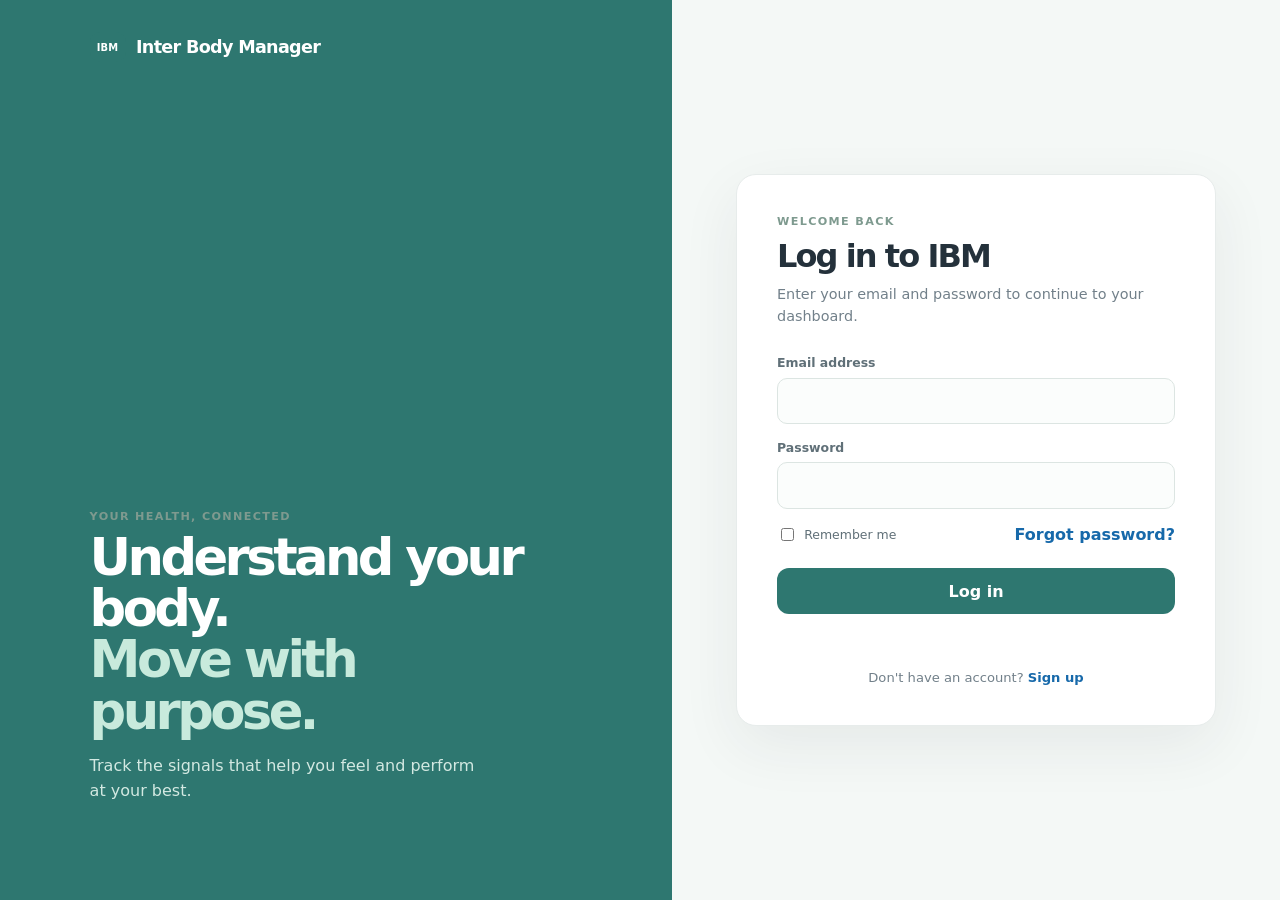
<file: index.html>
<!DOCTYPE html>
<html lang="en-GB">
    <head>
        <meta charset="UTF-8">
        <meta name="viewport" content="width=device-width, initial-scale=1.0">
        <link rel="stylesheet" href="styles.css">
        <script src="auth.js"></script>
        <script>requireAuthentication();</script>
        <title>Inter Body Manager (IBM) Dashboard</title>
    </head>
    <body>
        
        <div class="page-layout">
            <!-- main navigation bar on the top of the page -->
            <nav class="navbar">
            <div class="container-fluid">
                <div class="brand-navigation">
                    <button class="menu-toggle" id="menu-toggle" type="button" aria-controls="site-navigation" aria-expanded="false" aria-label="Open navigation menu">
                        <span></span><span></span><span></span>
                    </button>
                    <a class="navbar-brand" href="index.html" aria-label="Inter Body Manager home">
                        <span class="brand-mark">IBM</span>
                        <span>Inter Body Manager</span>
                    </a>
                </div>
                <ul class="navbar-nav" id="site-navigation">
                    <li class="nav-item">
                        <a class="nav-link active" aria-current="page" href="index.html">Dashboard</a>
                    </li>
                    <li class="nav-item">
                        <a class="nav-link" href="#">Profile</a>
                    </li>
                    <li class="nav-item">
                        <a class="nav-link" href="#">Journal</a>
                    </li>
                    <li class="nav-item">
                        <a class="nav-link" href="#">Settings</a>
                    </li>
                    <li class="nav-item">
                        <a class="nav-link" id="logout-link" href="login.html">Logout</a>
                    </li>
                </ul>
            </div>
            </nav>

        <main>
            <section class="dashboard-shell" aria-labelledby="welcome-heading">
                <header class="welcome-bar">
                    <div>
                        <p class="eyebrow">Saturday, 17 October 2026</p>
                        <h1 id="welcome-heading">Welcome back, <span id="welcome-name">there</span></h1>
                        <p class="welcome-copy">Small steps today, stronger you tomorrow.</p>
                    </div>
                    <button class="add-data-button" id="open-data-dialog" type="button">
                        <span class="plus-icon" aria-hidden="true">+</span>
                        <span>Add data</span>
                    </button>
                </header>

                <div class="dashboard-sections">
                    <section class="dashboard-section fitness-section" aria-labelledby="fitness-heading">
                        <div class="section-heading">
                            <div>
                                <p class="section-kicker">Move well</p>
                                <h2 id="fitness-heading">Fitness</h2>
                            </div>
                            <a class="section-link" href="#">View details <span aria-hidden="true">↗</span></a>
                        </div>
                        <div class="fitness-grid">
                            <article class="stat-card activity-card" data-metric-card="steps">
                                <div class="card-title-row">
                                    <span class="card-icon activity-icon" aria-hidden="true">↗</span>
                                    <span>Step Count</span>
                                </div>
                                <strong id="steps-value">6,842</strong>
                                <span class="stat-unit">steps</span>
                                <div class="progress-track"><span id="activity-progress" class="progress-fill activity-fill"></span></div>
                                <p><span id="steps-percent">68</span>% of your daily goal</p>
                            </article>
                                <article class="stat-card distance-card" data-metric-card="distance">
                                <div class="card-title-row">
                                        <span class="card-icon sleep-icon" aria-hidden="true">↔</span>
                                        <span>Distance</span>
                                </div>
                                    <strong id="distance-value">4.8</strong>
                                    <span class="stat-unit">kilometres</span>
                                    <div class="progress-track"><span id="distance-progress" class="progress-fill distance-fill"></span></div>
                                    <p><span id="distance-percent">80</span>% of your daily goal</p>
                            </article>
                                <article class="stat-card active-card" data-metric-card="veryActive">
                                <div class="card-title-row">
                                        <span class="card-icon heart-icon" aria-hidden="true">⚡</span>
                                        <span>Very Active Minutes</span>
                                </div>
                                    <strong id="very-active-value">34</strong>
                                    <span class="stat-unit">minutes</span>
                                    <div class="progress-track"><span id="active-progress" class="progress-fill active-fill"></span></div>
                                    <p>Strong pace today</p>
                            </article>
                                <article class="stat-card light-card" data-metric-card="lightActive">
                                    <div class="card-title-row">
                                        <span class="card-icon activity-icon" aria-hidden="true">☀</span>
                                        <span>Light Active Minutes</span>
                                    </div>
                                    <strong id="light-active-value">86</strong>
                                    <span class="stat-unit">minutes</span>
                                    <div class="progress-track"><span id="light-progress" class="progress-fill light-fill"></span></div>
                                    <p>Keep moving consistently</p>
                                </article>
                                <article class="stat-card sedentary-card" data-metric-card="sedentary">
                                    <div class="card-title-row">
                                        <span class="card-icon macro-icon" aria-hidden="true">◷</span>
                                        <span>Sedentary Minutes</span>
                                    </div>
                                    <strong id="sedentary-value">312</strong>
                                    <span class="stat-unit">minutes</span>
                                    <div class="progress-track"><span id="sedentary-progress" class="progress-fill sedentary-fill"></span></div>
                                    <p>Try a short movement break</p>
                                </article>
                        </div>
                        <div class="check-day">
    <button class="add-data-button" id="check-day-button" type="button">
        <span class="plus-icon" aria-hidden="true">✓</span>
        <span>Check my day</span>
    </button>
    <p class="check-result" id="check-day-result" aria-live="polite"></p>
    <div class="check-explain" id="check-day-explain" aria-live="polite"></div>
</div>
                    </section>

                    <section class="dashboard-section nutrition-section" aria-labelledby="nutrition-heading">
                        <div class="section-heading">
                            <div>
                                <p class="section-kicker">Fuel your day</p>
                                <h2 id="nutrition-heading">Nutrition</h2>
                            </div>
                            <a class="section-link" href="#">Food journal <span aria-hidden="true">↗</span></a>
                        </div>
                        <div class="nutrition-grid">
                            <article class="calorie-card" data-metric-card="calories">
                                <div class="card-title-row"><span class="card-icon flame-icon" aria-hidden="true">♨</span><span>Calories</span></div>
                                <div class="calorie-number"><strong id="calories-value">1,486</strong><span>/ 2,200 kcal</span></div>
                                <div class="progress-track calorie-track"><span id="calorie-progress" class="progress-fill calorie-fill"></span></div>
                                <p><strong id="calories-remaining">714 kcal</strong> <span id="calories-remaining-label">remaining today</span></p>
                            </article>
                            <article class="macro-card" data-metric-card="macros">
                                <div class="card-title-row"><span class="card-icon macro-icon" aria-hidden="true">◒</span><span>Macros</span><span class="macro-caption">Daily total</span></div>
                                <div class="macro-row"><span class="macro-label protein-label">Protein</span><span id="protein-value">84 / 140g</span><div class="progress-track"><span id="protein-progress" class="progress-fill protein-fill"></span></div></div>
                                <div class="macro-row"><span class="macro-label carbs-label">Carbs</span><span id="carbs-value">156 / 220g</span><div class="progress-track"><span id="carbs-progress" class="progress-fill carbs-fill"></span></div></div>
                                <div class="macro-row"><span class="macro-label fat-label">Fat</span><span id="fat-value">42 / 60g</span><div class="progress-track"><span id="fat-progress" class="progress-fill fat-fill"></span></div></div>
                            </article>
                        </div>
                    </section>
                </div>
            </section>

            <dialog class="data-dialog" id="data-dialog" aria-labelledby="dialog-title">
                <div class="dialog-header">
                    <div><p class="section-kicker">Keep your streak going</p><h2 id="dialog-title">Add data</h2></div>
                    <button class="dialog-close" id="close-data-dialog" type="button" aria-label="Close dialog">×</button>
                </div>
                <form id="data-form">
                    <label for="data-category">What would you like to add?</label>
                    <select id="data-category" name="category">
                        <option value="steps">Step count</option>
                        <option value="distance">Distance</option>
                        <option value="veryActive">Very active minutes</option>
                        <option value="lightActive">Light active minutes</option>
                        <option value="sedentary">Sedentary minutes</option>
                        <option value="calories">Calories consumed</option>
                        <option value="protein">Protein</option>
                        <option value="carbs">Carbohydrates</option>
                        <option value="fat">Fat</option>
                    </select>
                    <label for="data-value" id="value-label">Calories</label>
                    <div class="input-with-unit"><input id="data-value" name="value" type="number" min="0" step="any" placeholder="e.g. 520" required><span id="value-unit">kcal</span></div>
                    <label for="data-note">Note <span>(optional)</span></label>
                    <input id="data-note" name="note" type="text" placeholder="Add a little context">
                    <button class="save-button" type="submit">Save entry</button>
                </form>
            </dialog>
        </main>

        <!-- footer will appear on all pages of the website, it will contain an about and contact section -->
        <footer class="footer-container">
            <div class="footer">
                <div class="footer-heading footer-1">
                <h4>About Us</h4>
                <a href="#">Terms of Service</a>
                <a href="#">Privacy Policy</a>
                <a href="#">FAQ</a>
                <a href="#">Cookie Policy</a>
                </div>
                <div class="footer-heading footer-2">
                <h4>Contact Us</h4>
                <a href="#">dhruvashah101@gmail.com</a>
                <a href="#">123-456-7890</a>
                </div>
                <div class="footer-heading footer-3">
                <h4>Social Media</h4>
                <a href="https://www.facebook.com/IBM/">Facebook</a>
                <a href="https://x.com/ibmnews">X (Twitter)</a>
                <a href="https://www.instagram.com/ibm/?hl=en">Instagram</a>
                </div>
            </div>
        </footer>
    </body>
    <script src="main.js"></script>
</html>
</file>
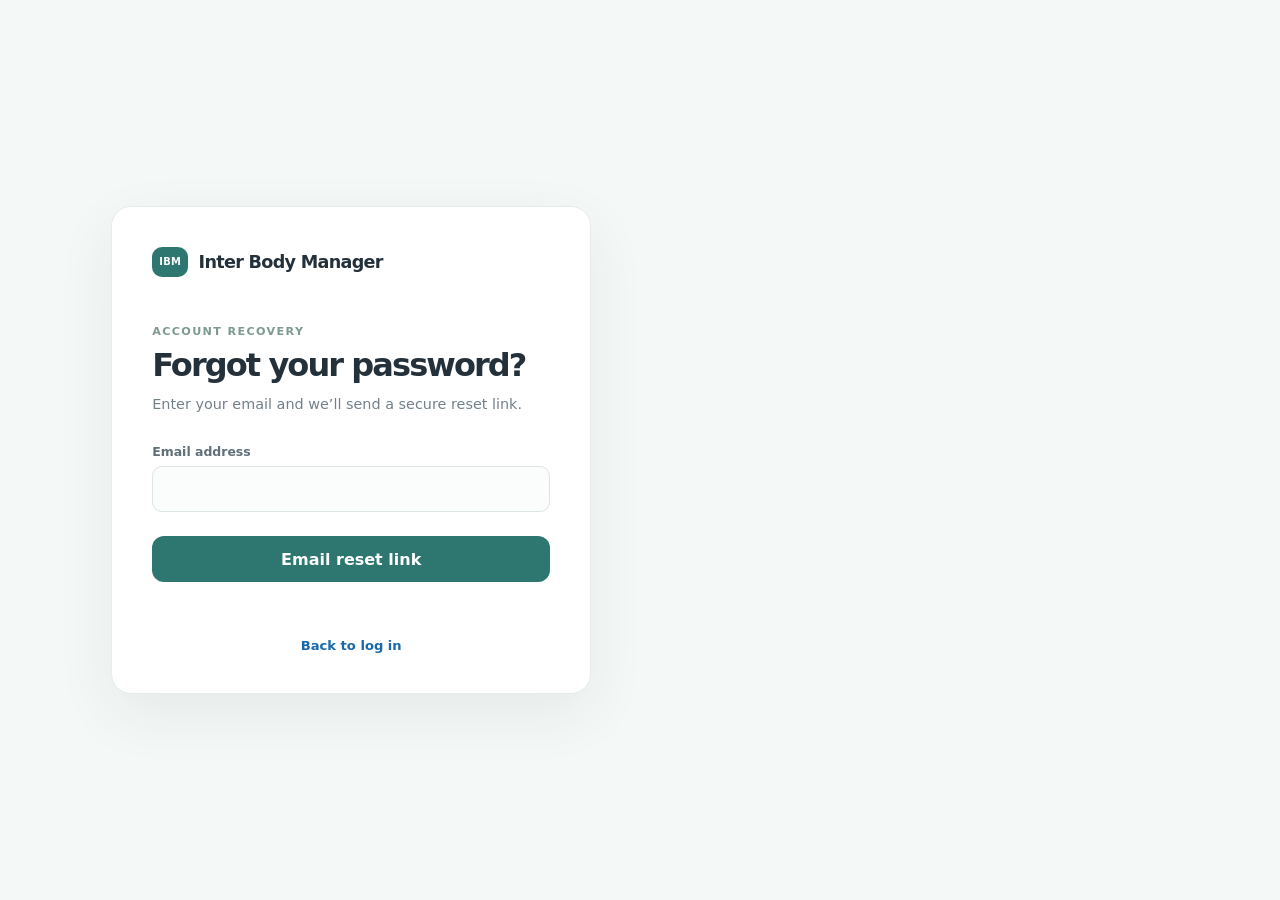
<file: forgot-password.html>
<!DOCTYPE html>
<html lang="en-GB">
<head>
    <meta charset="UTF-8">
    <meta name="viewport" content="width=device-width, initial-scale=1.0">
    <link rel="stylesheet" href="styles.css">
    <script src="auth.js" defer></script>
    <title>Forgot password | Inter Body Manager</title>
</head>
<body class="auth-page">
    <main class="auth-layout auth-layout-centered">
        <section class="auth-card">
            <a class="auth-brand auth-brand-dark" href="login.html"><span class="brand-mark">IBM</span><span>Inter Body Manager</span></a>
            <p class="section-kicker">Account recovery</p><h2>Forgot your password?</h2><p class="auth-subtitle">Enter your email and we’ll send a secure reset link.</p>
            <form id="forgot-form" class="auth-form">
                <label for="forgot-email">Email address</label><input id="forgot-email" name="email" type="email" autocomplete="email" required>
                <button class="save-button" type="submit">Email reset link</button><p class="form-message" role="status"></p>
            </form>
            <p class="auth-switch"><a href="login.html">Back to log in</a></p>
        </section>
    </main>
</body>
</html>
</file>
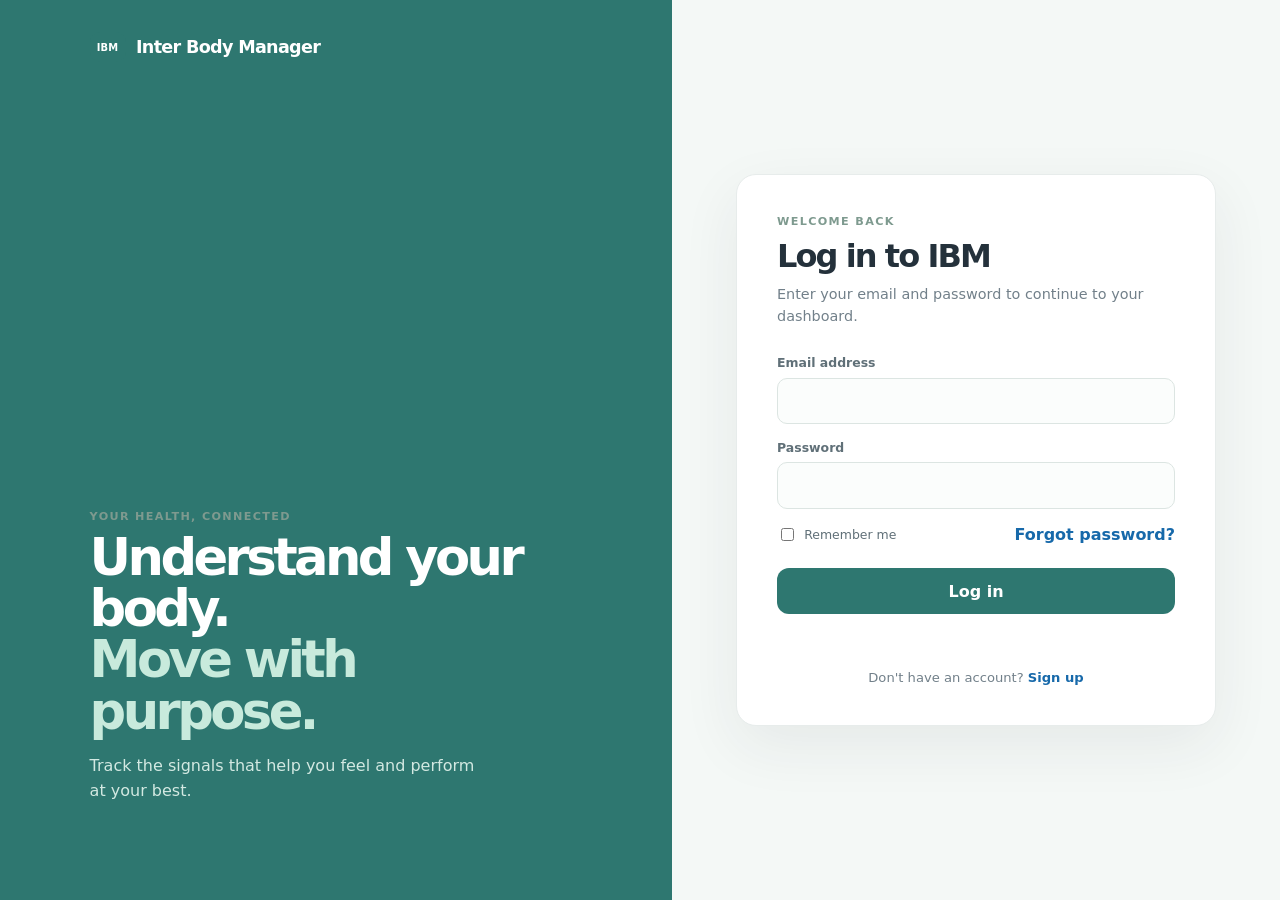
<file: login.html>
<!DOCTYPE html>
<html lang="en-GB">
<head>
    <meta charset="UTF-8">
    <meta name="viewport" content="width=device-width, initial-scale=1.0">
    <link rel="stylesheet" href="styles.css">
    <title>Log in | Inter Body Manager</title>
</head>
<body class="auth-page">
    <main class="auth-layout">
        <section class="auth-intro">
            <a class="auth-brand" href="login.html"><span class="brand-mark">IBM</span><span>Inter Body Manager</span></a>
            <div><p class="section-kicker">Your health, connected</p><h1>Understand your body.<br><span>Move with purpose.</span></h1><p>Track the signals that help you feel and perform at your best.</p></div>
        </section>
        <section class="auth-card" aria-labelledby="login-heading">
            <p class="section-kicker">Welcome back</p>
            <h2 id="login-heading">Log in to IBM</h2>
            <p class="auth-subtitle">Enter your email and password to continue to your dashboard.</p>
            <form id="login-form" class="auth-form">
                <label for="email">Email address</label>
                <input id="email" name="email" type="email" autocomplete="email" required>
                <label for="password">Password</label>
                <input id="password" name="password" type="password" autocomplete="current-password" required>
                <div class="auth-options"><label class="remember-label"><input type="checkbox"> Remember me</label><a href="forgot-password.html">Forgot password?</a></div>
                <button class="save-button" type="submit">Log in</button>
                <p class="form-message" role="status"></p>
            </form>
            <p class="auth-switch">Don't have an account? <a href="signup.html">Sign up</a></p>
        </section>
    </main>
    <script src="auth.js"></script>
</body>
</html>
</file>
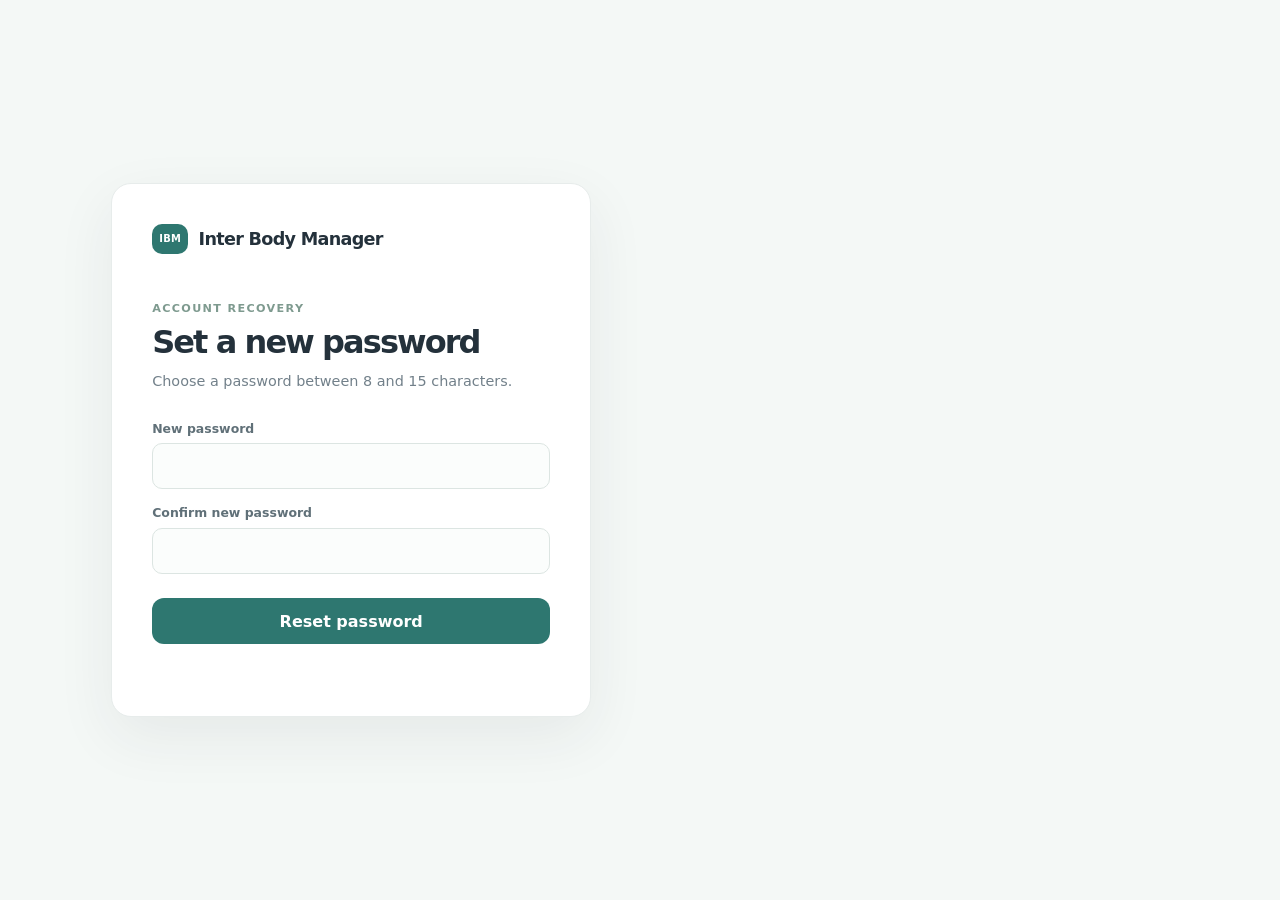
<file: reset-password.html>
<!DOCTYPE html>
<html lang="en-GB">
<head>
    <meta charset="UTF-8">
    <meta name="viewport" content="width=device-width, initial-scale=1.0">
    <link rel="stylesheet" href="styles.css">
    <script src="auth.js" defer></script>
    <title>Reset password | Inter Body Manager</title>
</head>
<body class="auth-page">
    <main class="auth-layout auth-layout-centered">
        <section class="auth-card">
            <a class="auth-brand auth-brand-dark" href="login.html"><span class="brand-mark">IBM</span><span>Inter Body Manager</span></a>
            <p class="section-kicker">Account recovery</p><h2>Set a new password</h2><p class="auth-subtitle">Choose a password between 8 and 15 characters.</p>
            <form id="reset-form" class="auth-form">
                <label for="reset-password">New password</label><input id="reset-password" name="password" type="password" minlength="8" maxlength="15" autocomplete="new-password" required>
                <label for="reset-confirmation">Confirm new password</label><input id="reset-confirmation" name="passwordConfirmation" type="password" minlength="8" maxlength="15" autocomplete="new-password" required>
                <button class="save-button" type="submit">Reset password</button><p class="form-message" role="status"></p>
            </form>
        </section>
    </main>
</body>
</html>
</file>
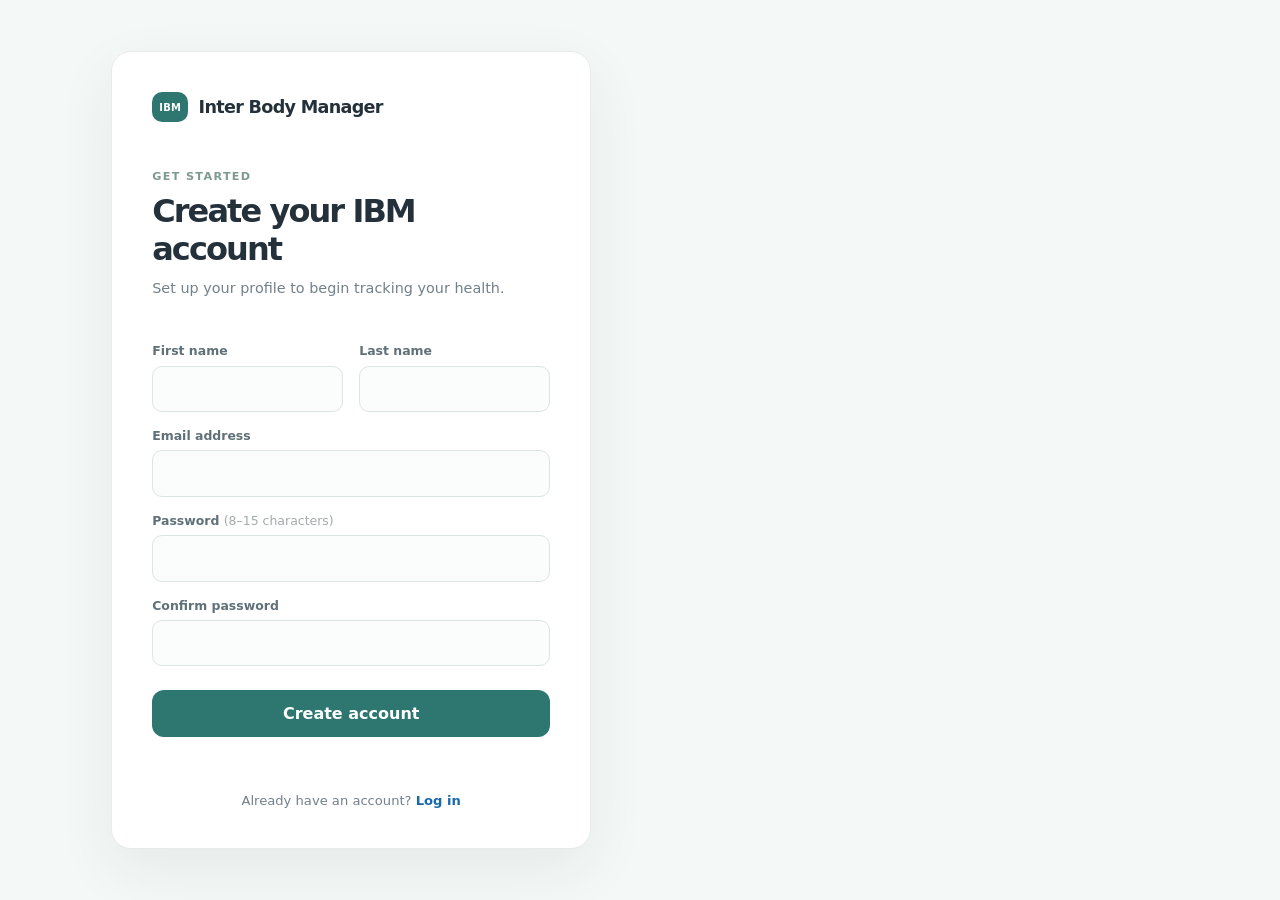
<file: signup.html>
<!DOCTYPE html>
<html lang="en-GB">
<head>
    <meta charset="UTF-8">
    <meta name="viewport" content="width=device-width, initial-scale=1.0">
    <link rel="stylesheet" href="styles.css">
    <script src="auth.js" defer></script>
    <title>Sign up | Inter Body Manager</title>
</head>
<body class="auth-page">
    <main class="auth-layout auth-layout-centered">
        <section class="auth-card">
            <a class="auth-brand auth-brand-dark" href="login.html"><span class="brand-mark">IBM</span><span>Inter Body Manager</span></a>
            <p class="section-kicker">Get started</p><h2>Create your IBM account</h2><p class="auth-subtitle">Set up your profile to begin tracking your health.</p>
            <form id="signup-form" class="auth-form">
                <div class="form-two-columns"><div><label for="first-name">First name</label><input id="first-name" name="firstName" type="text" required></div><div><label for="last-name">Last name</label><input id="last-name" name="lastName" type="text" required></div></div>
                <label for="email">Email address</label><input id="email" name="email" type="email" autocomplete="email" required>
                <label for="signup-password">Password <span>(8–15 characters)</span></label><input id="signup-password" name="password" type="password" minlength="8" maxlength="15" autocomplete="new-password" required>
                <label for="password-confirmation">Confirm password</label><input id="password-confirmation" name="passwordConfirmation" type="password" minlength="8" maxlength="15" autocomplete="new-password" required>
                <button class="save-button" type="submit">Create account</button><p class="form-message" role="status"></p>
            </form>
            <p class="auth-switch">Already have an account? <a href="login.html">Log in</a></p>
        </section>
    </main>
</body>
</html>
</file>
<file: styles.css>
* {
    box-sizing: border-box;
}

:root {
    --ink: #24313b;
    --muted: #72808a;
    --line: #e7eceb;
    --cream: #f7faf7;
    --teal: #2e7770;
    --mint: #d9eee8;
}

body {
    margin: 0;
    color: var(--ink);
    background: #f8faf9;
    font-family: Inter, ui-sans-serif, system-ui, -apple-system, BlinkMacSystemFont, "Segoe UI", sans-serif;
    overflow-x: hidden;
    overflow-y: auto;
}

.page-layout {
    display: flex;
    flex-direction: column;
    min-height: 100dvh;
    transition: margin-left .2s ease, width .2s ease;
}

.page-layout.sidebar-open {
    width: calc(100% - 280px);
    margin-left: 280px;
}

main {
    flex: 0 0 auto;
}

.navbar-nav {
    position: fixed; z-index: 30; top: 0; bottom: 0; left: 0; display: flex; flex-direction: column; gap: 0; width: 280px; max-height: none; padding: 5.5rem 0 1rem; margin: 0; overflow-y: auto; list-style: none; background: #fff; border: 1px solid var(--line); border-left: 0; border-radius: 0; box-shadow: 8px 12px 25px #24313b14; transform: translateX(-105%); transition: transform .2s ease;
}

.navbar-nav.is-open {
    transform: translateX(0);
}

.navbar {
    position: sticky;
    top: 0;
    z-index: 20;
    padding: 1.25rem 1.25rem;
    background: #fff;
    border-bottom: 1px solid var(--line);
}

.container-fluid { display: flex; justify-content: flex-start; align-items: center; width: 100%; margin: 0; }
.brand-navigation { display: flex; align-items: center; gap: .55rem; }
.navbar-brand { display: flex; flex-shrink: 0; align-items: center; gap: .55rem; color: var(--ink); font-size: 1.3rem; font-weight: 750; letter-spacing: -.04em; text-decoration: none; white-space: nowrap; }
.brand-mark { display: grid; flex-shrink: 0; place-items: center; width: 36px; height: 30px; border-radius: 10px; color: #fff; background: var(--teal); font-size: .62rem; letter-spacing: .02em; }
.nav-item { width: 100%; }
.nav-link { display: block; padding: .75rem 1.5rem; }
.nav-link:hover, .nav-link.active { background: #f1f8f5; }
.nav-link { color: var(--muted); font-size: .86rem; text-decoration: none; }
.nav-link.active, .nav-link:hover { color: var(--teal); }
.menu-toggle { display: grid; gap: 4px; width: 30px; padding: 5px 3px; border: 0; background: transparent; cursor: pointer; }
.menu-toggle span { display: block; width: 24px; height: 2px; border-radius: 2px; background: var(--ink); transition: transform .2s ease, opacity .2s ease; }
.menu-toggle[aria-expanded="true"] span:nth-child(1) { transform: translateY(6px) rotate(45deg); }.menu-toggle[aria-expanded="true"] span:nth-child(2) { opacity: 0; }.menu-toggle[aria-expanded="true"] span:nth-child(3) { transform: translateY(-6px) rotate(-45deg); }

.dashboard-shell { max-width: 1280px; margin: auto; padding: 4rem 5vw 5rem; }
.welcome-bar, .section-heading, .card-title-row, .dialog-header { display: flex; justify-content: space-between; align-items: center; }
.eyebrow, .section-kicker { margin: 0 0 .55rem; color: #7e9a8f; font-size: .7rem; font-weight: 800; letter-spacing: .12em; text-transform: uppercase; }
h1, h2, p { margin-top: 0; }
h1 { margin-bottom: .6rem; font-size: clamp(2.2rem, 4vw, 3.8rem); letter-spacing: -.07em; line-height: 1; }
h1 span { color: var(--teal); }
.welcome-copy { color: var(--muted); font-size: .95rem; }
.add-data-button, .save-button { border: 0; border-radius: 12px; background: var(--teal); color: white; cursor: pointer; font: inherit; font-weight: 700; }
.add-data-button { display: flex; align-items: center; gap: .55rem; padding: .8rem 1.1rem; }
.add-data-button:hover, .save-button:hover { background: #215f5a; }
.plus-icon { font-size: 1.35rem; font-weight: 400; line-height: .7; }
.dashboard-sections { margin-top: 3rem; border: 1px solid var(--line); border-radius: 22px; overflow: hidden; background: #fff; }
.dashboard-section { padding: 2.3rem; }
.fitness-section { background: #f4faf7; border-bottom: 1px solid var(--line); }
.nutrition-section { background: #fff; }
.section-heading { margin-bottom: 1.7rem; align-items: end; }
.section-heading h2 { margin: 0; font-size: 1.7rem; letter-spacing: -.05em; }
.section-link { color: var(--teal); font-size: .8rem; font-weight: 700; text-decoration: none; }
.fitness-grid { display: grid; grid-template-columns: repeat(5, 1fr); gap: 1rem; }
.nutrition-grid { display: grid; grid-template-columns: 1fr 1.3fr; gap: 1rem; }
.stat-card, .calorie-card, .macro-card { padding: 1.5rem; border: 1px solid var(--line); border-radius: 16px; background: #fff; }
.card-title-row { justify-content: flex-start; gap: .6rem; color: #687782; font-size: .8rem; font-weight: 700; }
.card-icon { display: grid; place-items: center; width: 28px; height: 28px; border-radius: 9px; font-size: 1rem; }
.activity-icon { color: #268273; background: #d8eee7; }.sleep-icon { color: #71679b; background: #e9e4f6; }.heart-icon { color: #c26767; background: #f8e1de; }.flame-icon { color: #bc7840; background: #fbe6d2; }.macro-icon { color: #558a6b; background: #dcefe2; }
.stat-card > strong { display: inline-block; margin-top: 1.5rem; font-size: 2.3rem; letter-spacing: -.06em; }
.small-number { font-size: 1rem; letter-spacing: 0; }
.stat-unit { margin-left: .25rem; color: var(--muted); font-size: .75rem; }
.stat-card p, .calorie-card p { margin: .8rem 0 0; color: var(--muted); font-size: .72rem; }
.progress-track { height: 6px; margin-top: 1.25rem; overflow: hidden; border-radius: 5px; background: #edf1f0; }
.progress-fill { display: block; height: 100%; border-radius: inherit; }.activity-fill { width: 68%; background: #66b7a4; }.distance-fill { width: 80%; background: #9b8ec5; }.active-fill { width: 72%; background: #e29b66; }.light-fill { width: 64%; background: #66b7a4; }.sedentary-fill { width: 52%; background: #a494cb; }.calorie-fill { width: 67%; background: #e29b66; }
.heart-line { display: flex; align-items: center; gap: 4px; height: 25px; margin-top: 1.25rem; }.heart-line span { width: 20%; height: 3px; border-radius: 4px; background: #e5a09b; }.heart-line span:nth-child(2), .heart-line span:nth-child(4) { height: 12px; }.heart-line span:nth-child(3) { height: 20px; }
.calorie-number { display: flex; align-items: baseline; gap: .4rem; margin-top: 1.4rem; }.calorie-number strong { font-size: 2.4rem; letter-spacing: -.06em; }.calorie-number span { color: var(--muted); font-size: .75rem; }
.macro-caption { margin-left: auto; color: #a0aaa9; font-size: .7rem; font-weight: 500; }.macro-row { display: grid; grid-template-columns: 1fr auto; gap: .5rem; align-items: center; margin-top: 1.15rem; color: var(--muted); font-size: .75rem; }.macro-row .progress-track { grid-column: 1 / -1; margin-top: 0; }.macro-label { font-weight: 700; }.protein-label { color: #5a9a79; }.carbs-label { color: #bf8752; }.fat-label { color: #8879b0; }.protein-fill { width: 60%; background: #78bf98; }.carbs-fill { width: 71%; background: #e1ac71; }.fat-fill { width: 70%; background: #a494cb; }

.data-dialog { width: min(92vw, 440px); padding: 2rem; border: 0; border-radius: 20px; color: var(--ink); box-shadow: 0 20px 70px #24313b2e; }.data-dialog::backdrop { background: #24313b66; backdrop-filter: blur(3px); }.dialog-header { align-items: start; }.dialog-header h2 { margin: 0 0 1.5rem; font-size: 1.8rem; letter-spacing: -.05em; }.dialog-close { border: 0; background: transparent; color: var(--muted); font-size: 1.7rem; cursor: pointer; }.data-dialog label { display: block; margin: 1rem 0 .45rem; color: #607078; font-size: .78rem; font-weight: 700; }.data-dialog label span { color: #a2abaa; font-weight: 400; }.data-dialog select, .data-dialog input { width: 100%; padding: .8rem .9rem; border: 1px solid #dce5e2; border-radius: 10px; color: var(--ink); background: #fbfdfc; font: inherit; }.input-with-unit { position: relative; }.input-with-unit input { padding-right: 4rem; }.input-with-unit span { position: absolute; top: .8rem; right: .9rem; color: var(--muted); font-size: .8rem; }.save-button { width: 100%; margin-top: 1.5rem; padding: .85rem; }

.footer-container {
    background-color: #0f1214;
    padding: 1rem 0;
    text-align: center;
    flex-shrink: 0;
}

.footer {
    width: 80%;
    min-height: 0;
    background-color: #0f1214;
    color: #fff;
    display: flex;
    justify-content: center;
    flex-wrap: wrap;
    margin: 0 auto;
}

.footer-heading {
    display: flex;
    flex-direction: column;
    margin: 1.25rem 2.5rem;
}

.footer-heading h2 {
    margin-bottom: .75rem;
}

.footer-heading a {
    color: #fff;
    text-decoration: none;
    margin-bottom: 0.25rem;
}

.footer-heading a:hover {
    color: red;
    transition: 0.3s ease-in-out;
}

.auth-page {
    min-height: 100dvh;
    overflow: auto;
    background: #f4f8f6;
}

.auth-layout {
    display: grid;
    grid-template-columns: minmax(0, 1.05fr) minmax(360px, .95fr);
    min-height: 100dvh;
}

.auth-layout-centered {
    display: grid;
    place-items: center;
    padding: 2rem;
}

.auth-intro {
    display: flex;
    flex-direction: column;
    justify-content: space-between;
    padding: 2rem 7vw 5rem;
    color: #fff;
    background: var(--teal);
}

.auth-intro h1 {
    max-width: 560px;
    margin-bottom: 1rem;
}

.auth-intro h1 span {
    color: #c8eadc;
}

.auth-intro > div:last-child p:last-child {
    max-width: 400px;
    color: #d3e9e2;
    line-height: 1.6;
}

.auth-brand {
    display: inline-flex;
    align-items: center;
    gap: .65rem;
    align-self: flex-start;
    color: #fff;
    font-size: 1.1rem;
    font-weight: 750;
    letter-spacing: -.04em;
    text-decoration: none;
}

.auth-brand-dark {
    margin-bottom: 3rem;
    color: var(--ink);
}

.auth-card {
    width: min(100%, 480px);
    padding: 2.5rem;
    border: 1px solid var(--line);
    border-radius: 20px;
    background: #fff;
    box-shadow: 0 20px 60px #24313b12;
}

.auth-layout:not(.auth-layout-centered) .auth-card {
    align-self: center;
    justify-self: center;
}

.auth-card h2 {
    margin: 0 0 .6rem;
    font-size: 2rem;
    letter-spacing: -.06em;
}

.auth-subtitle {
    margin-bottom: 1.75rem;
    color: var(--muted);
    font-size: .9rem;
    line-height: 1.5;
}

.auth-form label {
    display: block;
    margin: 1rem 0 .45rem;
    color: #607078;
    font-size: .78rem;
    font-weight: 700;
}

.auth-form label span {
    color: #a2abaa;
    font-weight: 400;
}

.auth-form input {
    width: 100%;
    padding: .8rem .9rem;
    border: 1px solid #dce5e2;
    border-radius: 10px;
    color: var(--ink);
    background: #fbfdfc;
    font: inherit;
}

.auth-form input:focus {
    outline: 2px solid #a9d8c8;
    border-color: var(--teal);
}

.form-two-columns {
    display: grid;
    grid-template-columns: 1fr 1fr;
    gap: 1rem;
}

.auth-options {
    display: flex;
    justify-content: space-between;
    align-items: center;
    margin: 1rem 0 1.5rem;
}

.auth-options a, .auth-switch a {
    color: #1769aa;
    font-weight: 700;
    text-decoration: none;
}

.remember-label {
    display: flex !important;
    align-items: center;
    gap: .45rem;
    margin: 0 !important;
    font-weight: 500 !important;
}

.remember-label input {
    width: auto;
}

.auth-form .save-button {
    margin-top: 1.5rem;
}

.auth-options + .save-button {
    margin-top: 0;
}

.form-message {
    min-height: 1.1rem;
    margin: .9rem 0 0;
    color: #b44d4d;
    font-size: .78rem;
    line-height: 1.4;
}

.form-message.success {
    color: #2f8068;
}

.auth-switch {
    margin: 1.5rem 0 0;
    color: var(--muted);
    font-size: .82rem;
    text-align: center;
}
.check-day { display: flex; align-items: center; gap: 1rem; flex-wrap: wrap; margin-top: 1.5rem; }
.check-result { margin: 0; padding: .55rem .9rem; border-radius: 999px; font-size: .8rem; font-weight: 700; color: var(--muted); background: #fff; border: 1px solid var(--line); }
.check-result:empty { display: none; }
.check-result.is-normal { color: #2f8068; background: #d8eee7; border-color: #bfe2d6; }
.check-result.is-unusual { color: #bc7840; background: #fbe6d2; border-color: #f2d2b3; }
.check-result.is-error { color: #b44d4d; background: #f8e1de; border-color: #efc7c2; }
.check-explain { flex-basis: 100%; padding: 1rem 1.1rem; border: 1px solid var(--line); border-radius: 14px; background: #fff; color: var(--muted); font-size: .78rem; line-height: 1.55; }
.check-explain:empty { display: none; }
.check-explain p { margin: 0 0 .55rem; }
.check-explain p:last-child { margin-bottom: 0; }
.check-explain strong { color: var(--ink); }

@media (max-width: 720px) {
    .page-layout.sidebar-open { width: calc(100% - 230px); margin-left: 230px; }
    .navbar-nav { width: 230px; }
    .dashboard-shell { padding-top: 2.5rem; }.welcome-bar { align-items: start; flex-direction: column; gap: 1.5rem; }.dashboard-section { padding: 1.4rem; }.fitness-grid, .nutrition-grid { grid-template-columns: 1fr; }.footer { height: auto; }.footer-heading { margin: 2rem 1rem; }
    .auth-layout { grid-template-columns: 1fr; }
    .auth-intro { display: none; }
    .auth-layout-centered { padding: 1rem; }
    .auth-card { padding: 1.5rem; }
    .auth-brand-dark { margin-bottom: 2rem; }
    .form-two-columns { grid-template-columns: 1fr; gap: 0; }
    .check-day { flex-direction: column; align-items: stretch; }
}
</file>
